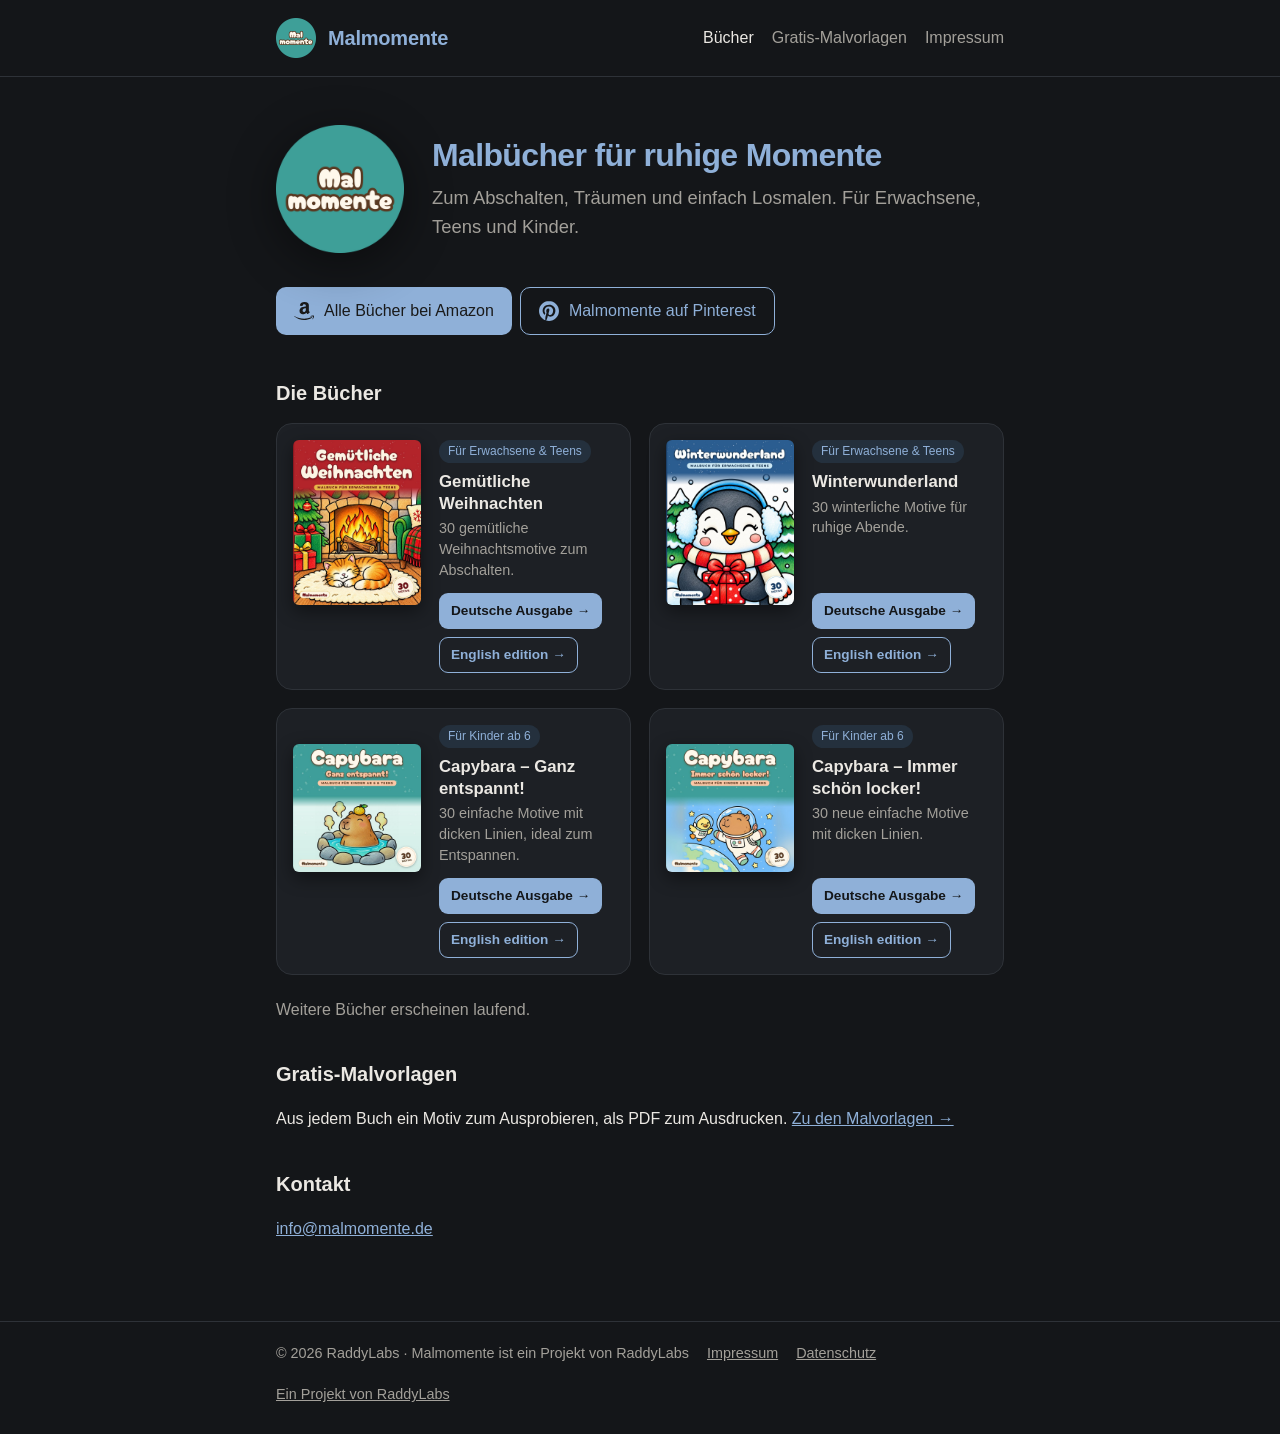
<file: index.html>
<!doctype html>
<html lang="de">
<head>
<meta charset="utf-8">
<meta name="p:domain_verify" content="34c049ad36928f7772079b5482e3bfd9"/>
<meta name="viewport" content="width=device-width, initial-scale=1">
<title>Malmomente – Malbücher zum Abschalten</title>
<meta name="description" content="Malmomente: Malbücher zum Abschalten und Entdecken. Erhältlich bei Amazon.">
<link rel="stylesheet" href="style.css?v=3">
<link rel="icon" type="image/png" href="favicon.png">
<link rel="apple-touch-icon" href="apple-touch-icon.png">
</head>
<body>
<header><div class="wrap">
  <a class="logo mal-logo" href="./"><img src="img/logo-malmomente.png" alt="" width="40" height="40">Malmomente</a>
  <nav><a href="./" aria-current="page">Bücher</a><a href="malvorlagen.html">Gratis-Malvorlagen</a><a href="impressum.html">Impressum</a></nav>
</div></header>
<main><div class="wrap mal-hero">
  <div class="hero">
    <img class="hero-logo" src="img/logo-malmomente.png" alt="Malmomente Logo" width="128" height="128">
    <div>
      <h1>Malbücher für ruhige Momente</h1>
      <p class="lead">Zum Abschalten, Träumen und einfach Losmalen. Für Erwachsene, Teens und Kinder.</p>
    </div>
  </div>
  <div class="hero-buttons">
    <a class="button" href="https://www.amazon.de/stores/Marcel-Raddy/author/B0HNMKRN35" rel="noopener"><svg class="ico" viewBox="0 0 24 24" aria-hidden="true"><path d="M.045 18.02c.072-.116.187-.124.348-.022 3.636 2.11 7.594 3.166 11.87 3.166 2.852 0 5.668-.533 8.447-1.595l.315-.14c.138-.06.234-.1.293-.13.226-.088.39-.046.525.13.12.174.09.336-.12.48-.256.19-.6.41-1.006.654-1.244.743-2.64 1.316-4.185 1.726a17.617 17.617 0 01-10.951-.577 17.88 17.88 0 01-5.43-3.35c-.1-.074-.151-.15-.151-.22 0-.047.021-.09.051-.13zm6.565-6.218c0-1.005.247-1.863.743-2.577.495-.71 1.17-1.25 2.04-1.615.796-.335 1.756-.575 2.912-.72.39-.046 1.033-.103 1.92-.174v-.37c0-.93-.105-1.558-.3-1.875-.302-.43-.78-.65-1.44-.65h-.182c-.48.046-.896.196-1.246.46-.35.27-.575.63-.675 1.096-.06.3-.206.465-.435.51l-2.52-.315c-.248-.06-.372-.18-.372-.39 0-.046.007-.09.022-.15.247-1.29.855-2.25 1.82-2.88.976-.616 2.1-.975 3.39-1.05h.54c1.65 0 2.957.434 3.888 1.29.135.15.27.3.405.48.12.165.224.314.283.45.075.134.15.33.195.57.06.254.105.42.135.51.03.104.062.3.076.615.01.313.02.493.02.553v5.28c0 .376.06.72.165 1.036.105.313.21.54.315.674l.51.674c.09.136.136.256.136.36 0 .12-.06.226-.18.314-1.2 1.05-1.86 1.62-1.963 1.71-.165.135-.375.15-.63.045a6.062 6.062 0 01-.526-.496l-.31-.347a9.391 9.391 0 01-.317-.42l-.3-.435c-.81.886-1.603 1.44-2.4 1.665-.494.15-1.093.227-1.83.227-1.11 0-2.04-.343-2.76-1.034-.72-.69-1.08-1.665-1.08-2.94l-.05-.076zm3.753-.438c0 .566.14 1.02.425 1.364.285.34.675.512 1.155.512.045 0 .106-.007.195-.02.09-.016.134-.023.166-.023.614-.16 1.08-.553 1.424-1.178.165-.28.285-.58.36-.91.09-.32.12-.59.135-.8.015-.195.015-.54.015-1.005v-.54c-.84 0-1.484.06-1.92.18-1.275.36-1.92 1.17-1.92 2.43l-.035-.02zm9.162 7.027c.03-.06.075-.11.132-.17.362-.243.714-.41 1.05-.5a8.094 8.094 0 011.612-.24c.14-.012.28 0 .41.03.65.06 1.05.168 1.172.33.063.09.099.228.099.39v.15c0 .51-.149 1.11-.424 1.8-.278.69-.664 1.248-1.156 1.68-.073.06-.14.09-.197.09-.03 0-.06 0-.09-.012-.09-.044-.107-.12-.064-.24.54-1.26.806-2.143.806-2.64 0-.15-.03-.27-.087-.344-.145-.166-.55-.257-1.224-.257-.243 0-.533.016-.87.046-.363.045-.7.09-1 .135-.09 0-.148-.014-.18-.044-.03-.03-.036-.047-.02-.077 0-.017.006-.03.02-.063v-.06z"/></svg>Alle Bücher bei Amazon</a>
    <a class="button ghost" href="https://www.pinterest.com/Malmomente" rel="noopener"><svg class="ico" viewBox="0 0 24 24" aria-hidden="true"><path d="M12.017 0C5.396 0 .029 5.367.029 11.987c0 5.079 3.158 9.417 7.618 11.162-.105-.949-.199-2.403.041-3.439.219-.937 1.406-5.957 1.406-5.957s-.359-.72-.359-1.781c0-1.663.967-2.911 2.168-2.911 1.024 0 1.518.769 1.518 1.688 0 1.029-.653 2.567-.992 3.992-.285 1.193.6 2.165 1.775 2.165 2.128 0 3.768-2.245 3.768-5.487 0-2.861-2.063-4.869-5.008-4.869-3.41 0-5.409 2.562-5.409 5.199 0 1.033.394 2.143.889 2.741.099.12.112.225.085.345-.09.375-.293 1.199-.334 1.363-.053.225-.172.271-.401.165-1.495-.69-2.433-2.878-2.433-4.646 0-3.776 2.748-7.252 7.92-7.252 4.158 0 7.392 2.967 7.392 6.923 0 4.135-2.607 7.462-6.233 7.462-1.214 0-2.354-.629-2.758-1.379l-.749 2.848c-.269 1.045-1.004 2.352-1.498 3.146 1.123.345 2.306.535 3.55.535 6.607 0 11.985-5.365 11.985-11.987C23.97 5.39 18.592.026 11.985.026L12.017 0z"/></svg>Malmomente auf Pinterest</a>
  </div>
  <h2>Die Bücher</h2>
  <div class="books">
    <article class="book">
      <div class="cover"><img src="img/gemuetliche-weihnachten.jpg" alt="Cover: Gemütliche Weihnachten" loading="lazy"></div>
      <div class="book-body">
        <span class="aud">Für Erwachsene &amp; Teens</span>
        <h3>Gemütliche Weihnachten</h3>
        <p>30 gemütliche Weihnachtsmotive zum Abschalten.</p>
        <div class="buys">
          <a class="buy" href="https://www.amazon.de/dp/B0HN2T2133" rel="noopener">Deutsche Ausgabe <span aria-hidden="true">→</span></a>
          <a class="buy ghost" href="https://www.amazon.com/dp/B0HNKPDWCH" rel="noopener">English edition <span aria-hidden="true">→</span></a>
        </div>
      </div>
    </article>
    <article class="book">
      <div class="cover"><img src="img/winterwunderland.jpg" alt="Cover: Winterwunderland" loading="lazy"></div>
      <div class="book-body">
        <span class="aud">Für Erwachsene &amp; Teens</span>
        <h3>Winterwunderland</h3>
        <p>30 winterliche Motive für ruhige Abende.</p>
        <div class="buys">
          <a class="buy" href="https://www.amazon.de/dp/B0HN7MHNHT" rel="noopener">Deutsche Ausgabe <span aria-hidden="true">→</span></a>
          <a class="buy ghost" href="https://www.amazon.com/dp/B0HNKRLF51" rel="noopener">English edition <span aria-hidden="true">→</span></a>
        </div>
      </div>
    </article>
    <article class="book">
      <div class="cover"><img src="img/capybara-1.jpg" alt="Cover: Capybara – Ganz entspannt!" loading="lazy"></div>
      <div class="book-body">
        <span class="aud">Für Kinder ab 6</span>
        <h3>Capybara – Ganz entspannt!</h3>
        <p>30 einfache Motive mit dicken Linien, ideal zum Entspannen.</p>
        <div class="buys">
          <a class="buy" href="https://www.amazon.de/dp/B0HQ4V5N49" rel="noopener">Deutsche Ausgabe <span aria-hidden="true">→</span></a>
          <a class="buy ghost" href="https://www.amazon.com/dp/B0HPC8KB5T" rel="noopener">English edition <span aria-hidden="true">→</span></a>
        </div>
      </div>
    </article>
    <article class="book">
      <div class="cover"><img src="img/capybara-2.jpg" alt="Cover: Capybara – Immer schön locker!" loading="lazy"></div>
      <div class="book-body">
        <span class="aud">Für Kinder ab 6</span>
        <h3>Capybara – Immer schön locker!</h3>
        <p>30 neue einfache Motive mit dicken Linien.</p>
        <div class="buys">
          <a class="buy" href="https://www.amazon.de/dp/B0HQ54VVX3" rel="noopener">Deutsche Ausgabe <span aria-hidden="true">→</span></a>
          <a class="buy ghost" href="https://www.amazon.com/dp/B0HPCNSRYM" rel="noopener">English edition <span aria-hidden="true">→</span></a>
        </div>
      </div>
    </article>
  </div>
  <p class="more">Weitere Bücher erscheinen laufend.</p>
  <h2>Gratis-Malvorlagen</h2>
  <p>Aus jedem Buch ein Motiv zum Ausprobieren, als PDF zum Ausdrucken. <a href="malvorlagen.html">Zu den Malvorlagen →</a></p>
  <h2>Kontakt</h2>
  <p><a href="mailto:info@malmomente.de">info@malmomente.de</a></p>
</div></main>
<footer><div class="wrap">
  <span>© 2026 RaddyLabs · Malmomente ist ein Projekt von RaddyLabs</span>
  <a href="impressum.html">Impressum</a>
  <a href="datenschutz.html">Datenschutz</a>
  <a href="https://raddylabs.de">Ein Projekt von RaddyLabs</a>
</div></footer>
</body>
</html>
</file>
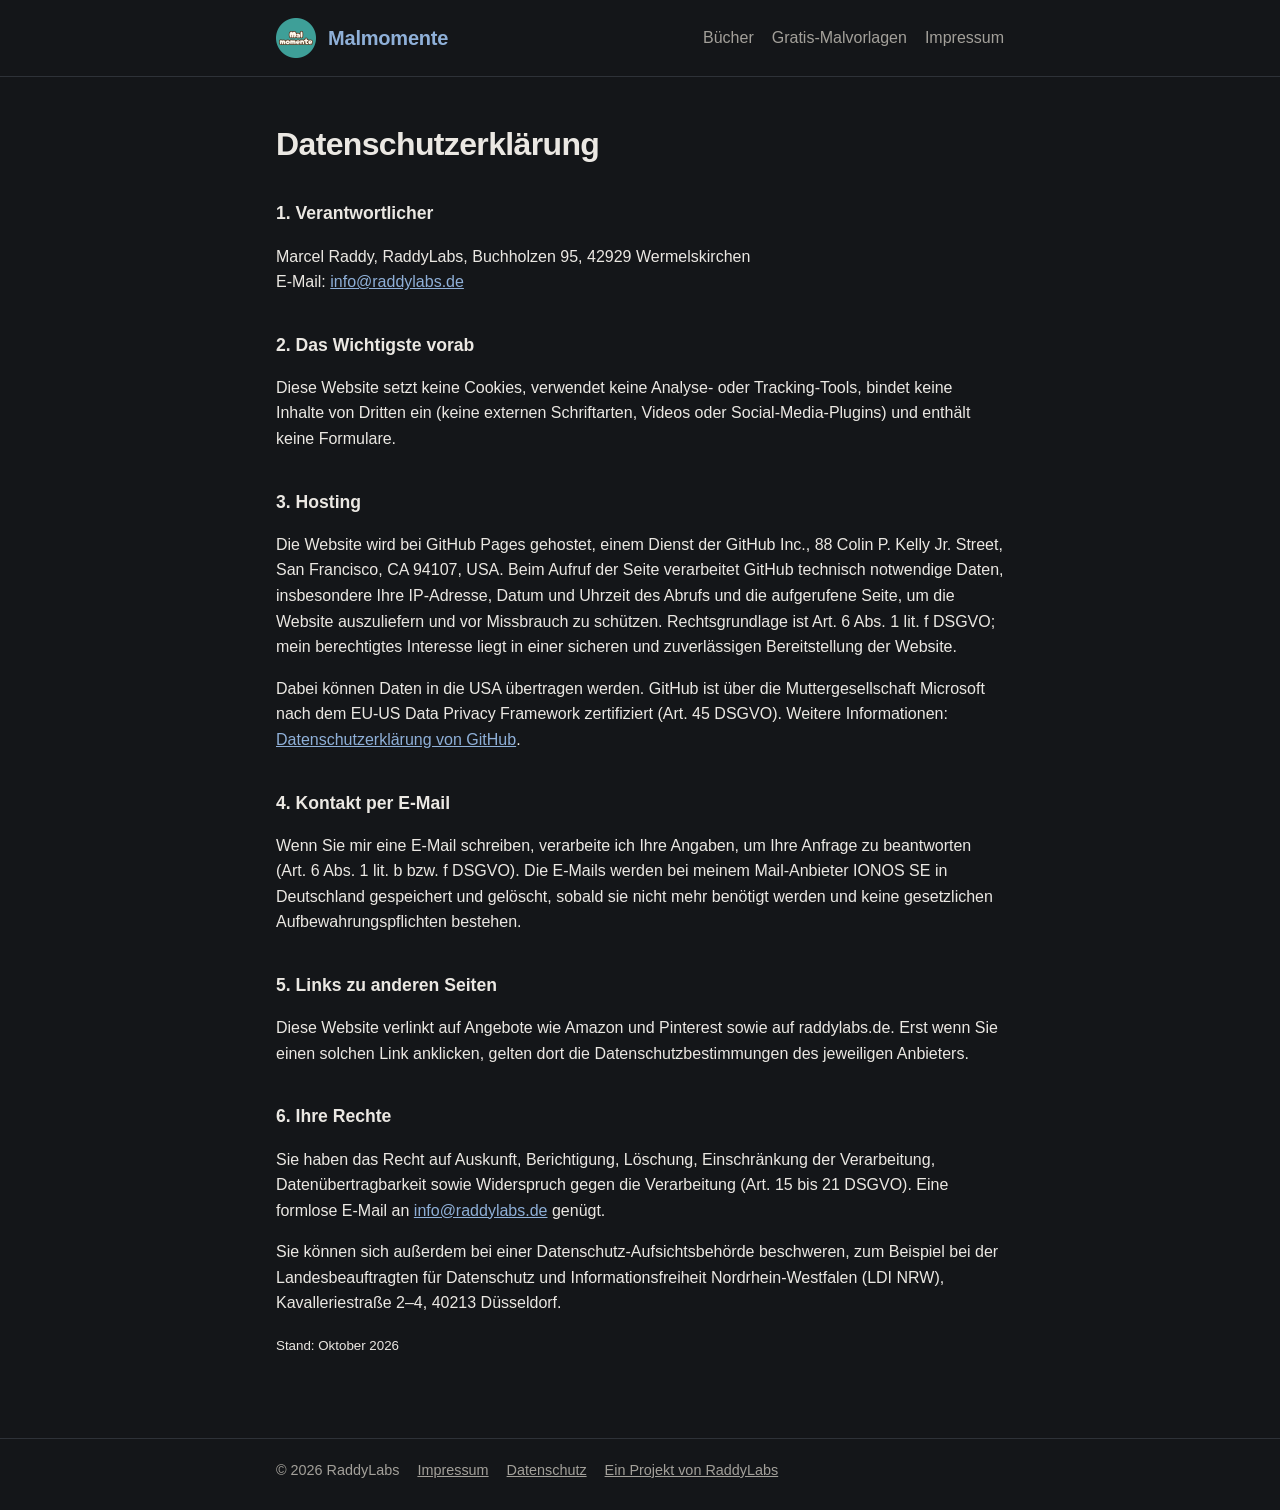
<file: datenschutz.html>
<!doctype html>
<html lang="de">
<head>
<meta charset="utf-8">
<meta name="viewport" content="width=device-width, initial-scale=1">
<title>Datenschutz – Malmomente</title>
<meta name="robots" content="noindex">
<link rel="stylesheet" href="style.css?v=3">
<link rel="icon" type="image/png" href="favicon.png">
<link rel="apple-touch-icon" href="apple-touch-icon.png">
</head>
<body>
<header><div class="wrap">
  <a class="logo mal-logo" href="./"><img src="img/logo-malmomente.png" alt="" width="40" height="40">Malmomente</a>
  <nav><a href="./">Bücher</a><a href="malvorlagen.html">Gratis-Malvorlagen</a><a href="impressum.html">Impressum</a></nav>
</div></header>
<main><div class="wrap legal">
  <h1>Datenschutzerklärung</h1>

  <h2>1. Verantwortlicher</h2>
  <p>Marcel Raddy, RaddyLabs, Buchholzen 95, 42929 Wermelskirchen<br>
  E-Mail: <a href="mailto:info@raddylabs.de">info@raddylabs.de</a></p>

  <h2>2. Das Wichtigste vorab</h2>
  <p>Diese Website setzt keine Cookies, verwendet keine Analyse- oder Tracking-Tools, bindet keine Inhalte von Dritten ein (keine externen Schriftarten, Videos oder Social-Media-Plugins) und enthält keine Formulare.</p>

  <h2>3. Hosting</h2>
  <p>Die Website wird bei GitHub Pages gehostet, einem Dienst der GitHub Inc., 88 Colin P. Kelly Jr. Street, San Francisco, CA 94107, USA. Beim Aufruf der Seite verarbeitet GitHub technisch notwendige Daten, insbesondere Ihre IP-Adresse, Datum und Uhrzeit des Abrufs und die aufgerufene Seite, um die Website auszuliefern und vor Missbrauch zu schützen. Rechtsgrundlage ist Art. 6 Abs. 1 lit. f DSGVO; mein berechtigtes Interesse liegt in einer sicheren und zuverlässigen Bereitstellung der Website.</p>
  <p>Dabei können Daten in die USA übertragen werden. GitHub ist über die Muttergesellschaft Microsoft nach dem EU-US Data Privacy Framework zertifiziert (Art. 45 DSGVO). Weitere Informationen: <a href="https://docs.github.com/de/site-policy/privacy-policies/github-general-privacy-statement">Datenschutzerklärung von GitHub</a>.</p>

  <h2>4. Kontakt per E-Mail</h2>
  <p>Wenn Sie mir eine E-Mail schreiben, verarbeite ich Ihre Angaben, um Ihre Anfrage zu beantworten (Art. 6 Abs. 1 lit. b bzw. f DSGVO). Die E-Mails werden bei meinem Mail-Anbieter IONOS SE in Deutschland gespeichert und gelöscht, sobald sie nicht mehr benötigt werden und keine gesetzlichen Aufbewahrungspflichten bestehen.</p>

  <h2>5. Links zu anderen Seiten</h2>
  <p>Diese Website verlinkt auf Angebote wie Amazon und Pinterest sowie auf raddylabs.de. Erst wenn Sie einen solchen Link anklicken, gelten dort die Datenschutzbestimmungen des jeweiligen Anbieters.</p>

  <h2>6. Ihre Rechte</h2>
  <p>Sie haben das Recht auf Auskunft, Berichtigung, Löschung, Einschränkung der Verarbeitung, Datenübertragbarkeit sowie Widerspruch gegen die Verarbeitung (Art. 15 bis 21 DSGVO). Eine formlose E-Mail an <a href="mailto:info@raddylabs.de">info@raddylabs.de</a> genügt.</p>
  <p>Sie können sich außerdem bei einer Datenschutz-Aufsichtsbehörde beschweren, zum Beispiel bei der Landesbeauftragten für Datenschutz und Informationsfreiheit Nordrhein-Westfalen (LDI NRW), Kavalleriestraße 2–4, 40213 Düsseldorf.</p>

  <p><small>Stand: Oktober 2026</small></p>
</div></main>
<footer><div class="wrap">
  <span>© 2026 RaddyLabs</span>
  <a href="impressum.html">Impressum</a>
  <a href="datenschutz.html">Datenschutz</a>
  <a href="https://raddylabs.de">Ein Projekt von RaddyLabs</a>
</div></footer>
</body>
</html>
</file>
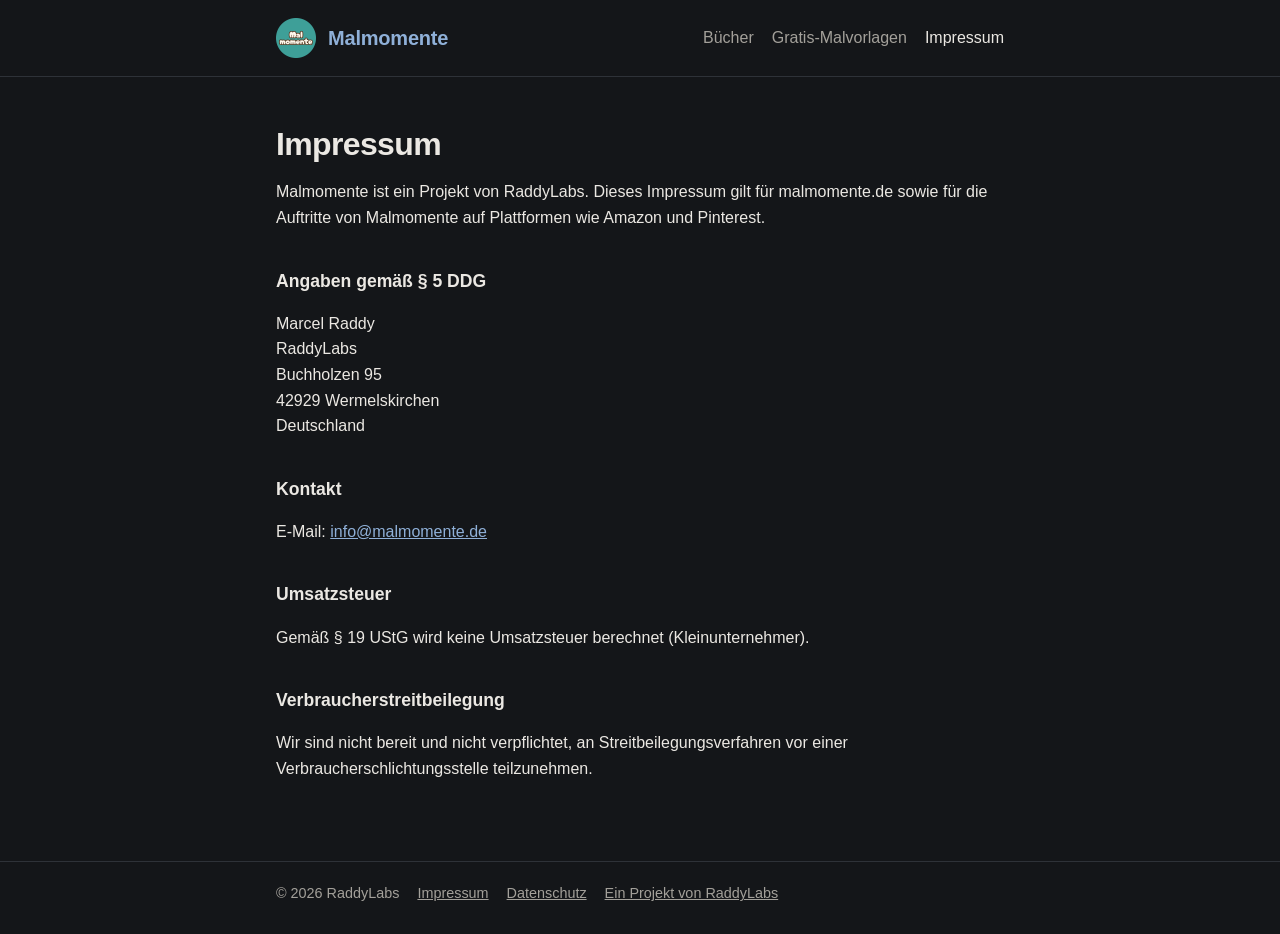
<file: impressum.html>
<!doctype html>
<html lang="de">
<head>
<meta charset="utf-8">
<meta name="viewport" content="width=device-width, initial-scale=1">
<title>Impressum – Malmomente</title>
<meta name="robots" content="noindex">
<link rel="stylesheet" href="style.css?v=3">
<link rel="icon" type="image/png" href="favicon.png">
<link rel="apple-touch-icon" href="apple-touch-icon.png">
</head>
<body>
<header><div class="wrap">
  <a class="logo mal-logo" href="./"><img src="img/logo-malmomente.png" alt="" width="40" height="40">Malmomente</a>
  <nav><a href="./">Bücher</a><a href="malvorlagen.html">Gratis-Malvorlagen</a><a href="impressum.html" aria-current="page">Impressum</a></nav>
</div></header>
<main><div class="wrap legal">
  <h1>Impressum</h1>
  <p>Malmomente ist ein Projekt von RaddyLabs. Dieses Impressum gilt für malmomente.de sowie für die Auftritte von Malmomente auf Plattformen wie Amazon und Pinterest.</p>

  <h2>Angaben gemäß § 5 DDG</h2>
  <p>Marcel Raddy<br>
  RaddyLabs<br>
  Buchholzen 95<br>
  42929 Wermelskirchen<br>
  Deutschland</p>

  <h2>Kontakt</h2>
  <p>E-Mail: <a href="mailto:info@malmomente.de">info@malmomente.de</a></p>

  <h2>Umsatzsteuer</h2>
  <p>Gemäß § 19 UStG wird keine Umsatzsteuer berechnet (Kleinunternehmer).</p>

  <h2>Verbraucherstreitbeilegung</h2>
  <p>Wir sind nicht bereit und nicht verpflichtet, an Streitbeilegungsverfahren vor einer Verbraucherschlichtungsstelle teilzunehmen.</p>
</div></main>
<footer><div class="wrap">
  <span>© 2026 RaddyLabs</span>
  <a href="impressum.html">Impressum</a>
  <a href="datenschutz.html">Datenschutz</a>
  <a href="https://raddylabs.de">Ein Projekt von RaddyLabs</a>
</div></footer>
</body>
</html>
</file>
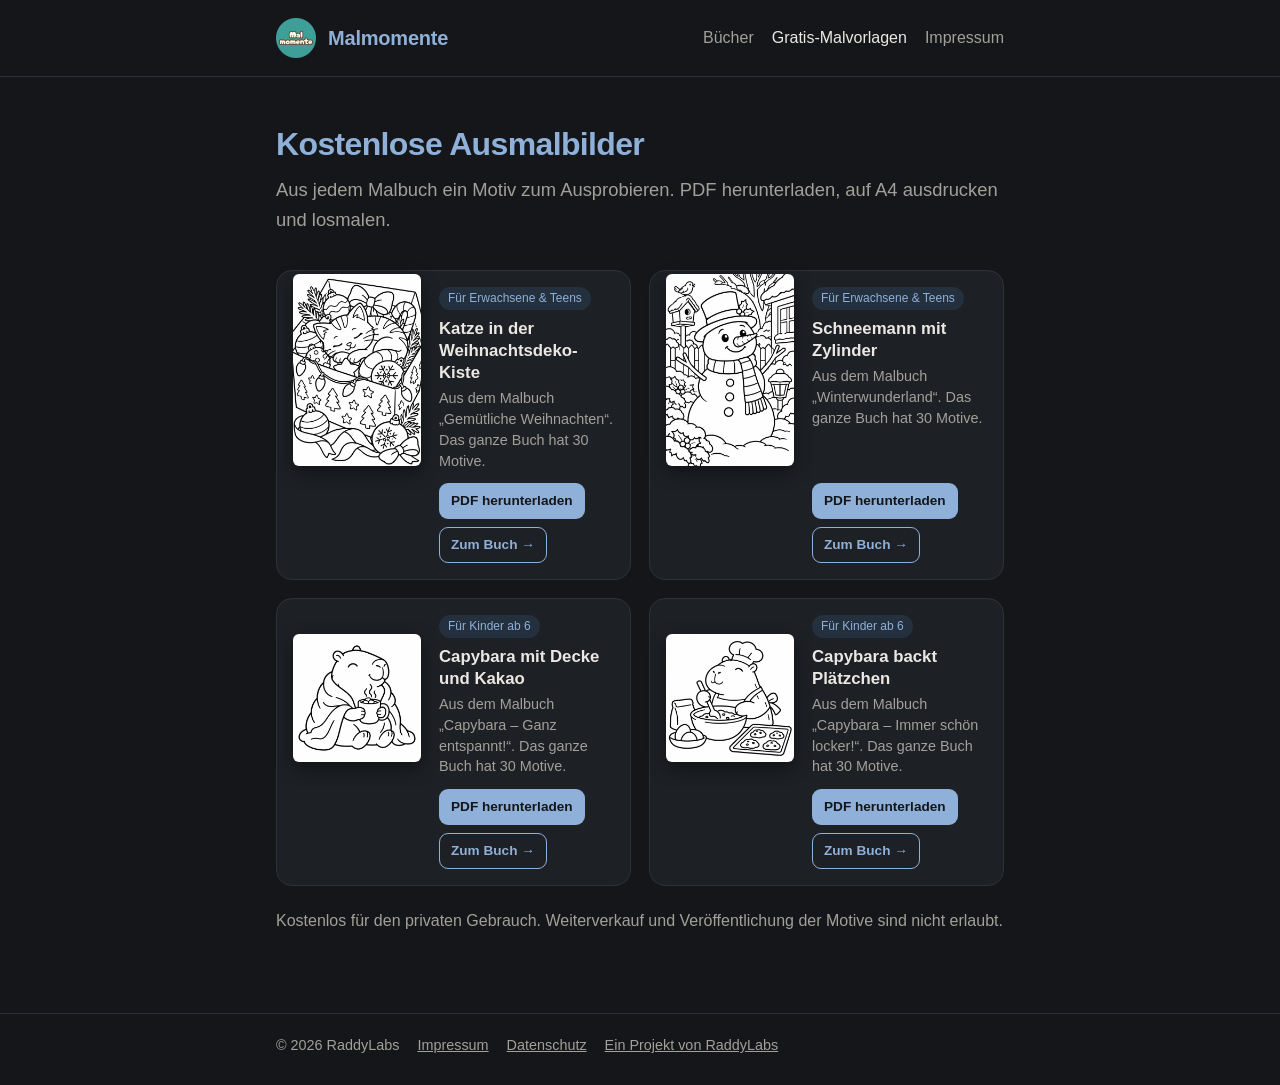
<file: malvorlagen.html>
<!doctype html>
<html lang="de">
<head>
<meta charset="utf-8">
<meta name="viewport" content="width=device-width, initial-scale=1">
<title>Kostenlose Ausmalbilder zum Ausdrucken – Malmomente</title>
<meta name="description" content="Kostenlose Ausmalbilder als PDF zum Ausdrucken: Weihnachten, Winter und Capybara. Für Erwachsene und Kinder, von Malmomente.">
<link rel="stylesheet" href="style.css?v=3">
<link rel="icon" type="image/png" href="favicon.png">
<link rel="apple-touch-icon" href="apple-touch-icon.png">
</head>
<body>
<header><div class="wrap">
  <a class="logo mal-logo" href="./"><img src="img/logo-malmomente.png" alt="" width="40" height="40">Malmomente</a>
  <nav><a href="./">Bücher</a><a href="malvorlagen.html" aria-current="page">Gratis-Malvorlagen</a><a href="impressum.html">Impressum</a></nav>
</div></header>
<main><div class="wrap mal-hero">
  <h1>Kostenlose Ausmalbilder</h1>
  <p class="lead">Aus jedem Malbuch ein Motiv zum Ausprobieren. PDF herunterladen, auf A4 ausdrucken und losmalen.</p>
  <div class="books">
    <article class="book free" id="gw">
      <div class="cover"><a href="malvorlagen/malvorlage-gw.pdf"><img src="img/malvorlage-gw.jpg" alt="Ausmalbild: Katze in der Weihnachtsdeko-Kiste" loading="lazy"></a></div>
      <div class="book-body">
        <span class="aud">Für Erwachsene &amp; Teens</span>
        <h3>Katze in der Weihnachtsdeko-Kiste</h3>
        <p>Aus dem Malbuch „Gemütliche Weihnachten“. Das ganze Buch hat 30 Motive.</p>
        <div class="buys">
          <a class="buy" href="malvorlagen/malvorlage-gw.pdf" download>PDF herunterladen</a>
          <a class="buy ghost" href="https://www.amazon.de/dp/B0HN2T2133" rel="noopener">Zum Buch <span aria-hidden="true">→</span></a>
        </div>
      </div>
    </article>
    <article class="book free" id="ww">
      <div class="cover"><a href="malvorlagen/malvorlage-ww.pdf"><img src="img/malvorlage-ww.jpg" alt="Ausmalbild: Schneemann mit Zylinder" loading="lazy"></a></div>
      <div class="book-body">
        <span class="aud">Für Erwachsene &amp; Teens</span>
        <h3>Schneemann mit Zylinder</h3>
        <p>Aus dem Malbuch „Winterwunderland“. Das ganze Buch hat 30 Motive.</p>
        <div class="buys">
          <a class="buy" href="malvorlagen/malvorlage-ww.pdf" download>PDF herunterladen</a>
          <a class="buy ghost" href="https://www.amazon.de/dp/B0HN7MHNHT" rel="noopener">Zum Buch <span aria-hidden="true">→</span></a>
        </div>
      </div>
    </article>
    <article class="book free" id="capy">
      <div class="cover"><a href="malvorlagen/malvorlage-capy.pdf"><img src="img/malvorlage-capy.jpg" alt="Ausmalbild: Capybara mit Decke und Kakao" loading="lazy"></a></div>
      <div class="book-body">
        <span class="aud">Für Kinder ab 6</span>
        <h3>Capybara mit Decke und Kakao</h3>
        <p>Aus dem Malbuch „Capybara – Ganz entspannt!“. Das ganze Buch hat 30 Motive.</p>
        <div class="buys">
          <a class="buy" href="malvorlagen/malvorlage-capy.pdf" download>PDF herunterladen</a>
          <a class="buy ghost" href="https://www.amazon.de/dp/B0HQ4V5N49" rel="noopener">Zum Buch <span aria-hidden="true">→</span></a>
        </div>
      </div>
    </article>
    <article class="book free" id="capy2">
      <div class="cover"><a href="malvorlagen/malvorlage-capy2.pdf"><img src="img/malvorlage-capy2.jpg" alt="Ausmalbild: Capybara backt Plätzchen" loading="lazy"></a></div>
      <div class="book-body">
        <span class="aud">Für Kinder ab 6</span>
        <h3>Capybara backt Plätzchen</h3>
        <p>Aus dem Malbuch „Capybara – Immer schön locker!“. Das ganze Buch hat 30 Motive.</p>
        <div class="buys">
          <a class="buy" href="malvorlagen/malvorlage-capy2.pdf" download>PDF herunterladen</a>
          <a class="buy ghost" href="https://www.amazon.de/dp/B0HQ54VVX3" rel="noopener">Zum Buch <span aria-hidden="true">→</span></a>
        </div>
      </div>
    </article>
  </div>
  <p class="more">Kostenlos für den privaten Gebrauch. Weiterverkauf und Veröffentlichung der Motive sind nicht erlaubt.</p>
</div></main>
<footer><div class="wrap">
  <span>© 2026 RaddyLabs</span>
  <a href="impressum.html">Impressum</a>
  <a href="datenschutz.html">Datenschutz</a>
  <a href="https://raddylabs.de">Ein Projekt von RaddyLabs</a>
</div></footer>
</body>
</html>
</file>
<file: style.css>
/* Dunkles Farbschema */
:root {
  color-scheme: dark;
  --bg: #141619;
  --card: #1d2025;
  --text: #ebe8e3;
  --muted: #a3a09a;
  --accent: #8fb0d8;
  --accent-soft: #24303d;
  --mal: #8fb0d8;
  --mal-soft: #24303d;
  --line: #2e3238;
  --cos: #b8a4f0;
  --cos-soft: #2c2640;
}
* { box-sizing: border-box; }
html { -webkit-text-size-adjust: 100%; }
body {
  margin: 0;
  background: var(--bg);
  color: var(--text);
  font-family: -apple-system, BlinkMacSystemFont, "Segoe UI", Roboto, Helvetica, Arial, sans-serif;
  line-height: 1.6;
}
a { color: var(--accent); }
.wrap { max-width: 760px; margin: 0 auto; padding: 0 16px; }
header { border-bottom: 1px solid var(--line); }
header .wrap { display: flex; align-items: center; justify-content: space-between; gap: 16px; padding-top: 18px; padding-bottom: 18px; flex-wrap: wrap; }
.logo { font-weight: 700; font-size: 1.25rem; color: var(--text); text-decoration: none; letter-spacing: -0.01em; }
.logo span { color: var(--accent); }
nav a { color: var(--muted); text-decoration: none; margin-left: 18px; }
nav a:first-child { margin-left: 0; }
nav a:hover, nav a[aria-current="page"] { color: var(--text); }
main { padding: 48px 0 64px; }
h1 { font-size: 2rem; line-height: 1.2; margin: 0 0 12px; letter-spacing: -0.02em; }
h2 { font-size: 1.25rem; margin: 36px 0 8px; }
.lead { font-size: 1.15rem; color: var(--muted); margin: 0 0 36px; }
.brands { display: grid; grid-template-columns: repeat(auto-fit, minmax(240px, 1fr)); gap: 16px; }
.brand { background: var(--card); border: 1px solid var(--line); border-radius: 14px; padding: 22px; text-decoration: none; color: var(--text); display: block; }
.brand:hover { border-color: var(--accent); }
.brand h3 { margin: 0 0 6px; font-size: 1.15rem; }
.brand p { margin: 0; color: var(--muted); }
.tag { display: inline-block; font-size: 0.8rem; padding: 2px 10px; border-radius: 99px; background: var(--accent-soft); color: var(--accent); margin-bottom: 10px; }
.brand.mal .tag { background: var(--mal-soft); color: var(--mal); }
.mal-hero h1 { color: var(--mal); }
.button { display: inline-block; padding: 10px 18px; border-radius: 10px; background: var(--mal); color: #1a1a1a; text-decoration: none; margin: 6px 8px 6px 0; }
.button.ghost { background: transparent; color: var(--mal); border: 1px solid var(--mal); }
.legal h2 { font-size: 1.1rem; }
.legal p, .legal li { color: var(--text); }
.todo { background: #fff3c4; color: #5a4a00; padding: 0 4px; border-radius: 4px; }
footer { border-top: 1px solid var(--line); color: var(--muted); font-size: 0.9rem; }
footer .wrap { padding-top: 20px; padding-bottom: 28px; display: flex; gap: 18px; flex-wrap: wrap; }
footer a { color: var(--muted); }
.brand.cos .tag { background: var(--cos-soft); color: var(--cos); }
.cos-hero h1 { color: var(--cos); }
.button.cos { background: var(--cos); color: #1a1a1a; }
.mal-logo { color: var(--mal); }

/* Bücher-Karten */
.hero-buttons { display: flex; flex-wrap: wrap; gap: 4px 0; }
.books { display: grid; grid-template-columns: repeat(auto-fill, minmax(320px, 1fr)); gap: 18px; margin-top: 14px; }
.book { display: flex; gap: 18px; background: var(--card); border: 1px solid var(--line); border-radius: 16px; padding: 16px; }
.book .cover { flex: none; width: 128px; height: 166px; display: flex; align-items: center; justify-content: center; }
.book .cover img { max-width: 100%; max-height: 100%; border-radius: 6px; box-shadow: 0 6px 18px rgba(0,0,0,.45); display: block; }
.book-body { display: flex; flex-direction: column; min-width: 0; flex: 1; }
.book .aud { align-self: flex-start; font-size: 0.75rem; padding: 2px 9px; border-radius: 99px; background: var(--mal-soft); color: var(--mal); }
.book h3 { font-size: 1.05rem; line-height: 1.3; margin: 8px 0 4px; }
.book p { margin: 0 0 12px; font-size: 0.9rem; color: var(--muted); line-height: 1.45; }
.buys { margin-top: auto; display: flex; flex-wrap: wrap; gap: 8px; }
.buy { display: inline-block; font-size: 0.85rem; font-weight: 600; padding: 7px 12px; border-radius: 9px; background: var(--mal); color: #141619; text-decoration: none; white-space: nowrap; }
.buy.ghost { background: transparent; color: var(--mal); border: 1px solid var(--mal); padding: 6px 11px; }
.buy:hover { filter: brightness(1.1); }
.more { color: var(--muted); margin-top: 22px; }
@media (max-width: 420px) { .books { grid-template-columns: 1fr; } .book .cover { width: 104px; height: 135px; } .book { gap: 14px; } }
.hero-buttons .button { display: inline-flex; align-items: center; gap: 10px; }
.hero-buttons .ico { width: 20px; height: 20px; fill: currentColor; flex: none; }
.book.free .cover img { background: #fff; }

/* Logo */
.mal-logo { display: inline-flex; align-items: center; gap: 12px; }
.mal-logo img { width: 40px; height: 40px; display: block; flex: none; }
.hero { display: flex; align-items: center; gap: 28px; margin-bottom: 28px; }
.hero h1 { margin: 0 0 8px; }
.hero .lead { margin: 0; }
.hero-logo { width: 128px; height: 128px; flex: none; display: block; filter: drop-shadow(0 10px 24px rgba(0,0,0,.45)); }
@media (max-width: 560px) { .hero { flex-direction: column; align-items: flex-start; gap: 18px; } .hero-logo { width: 104px; height: 104px; } }
</file>
